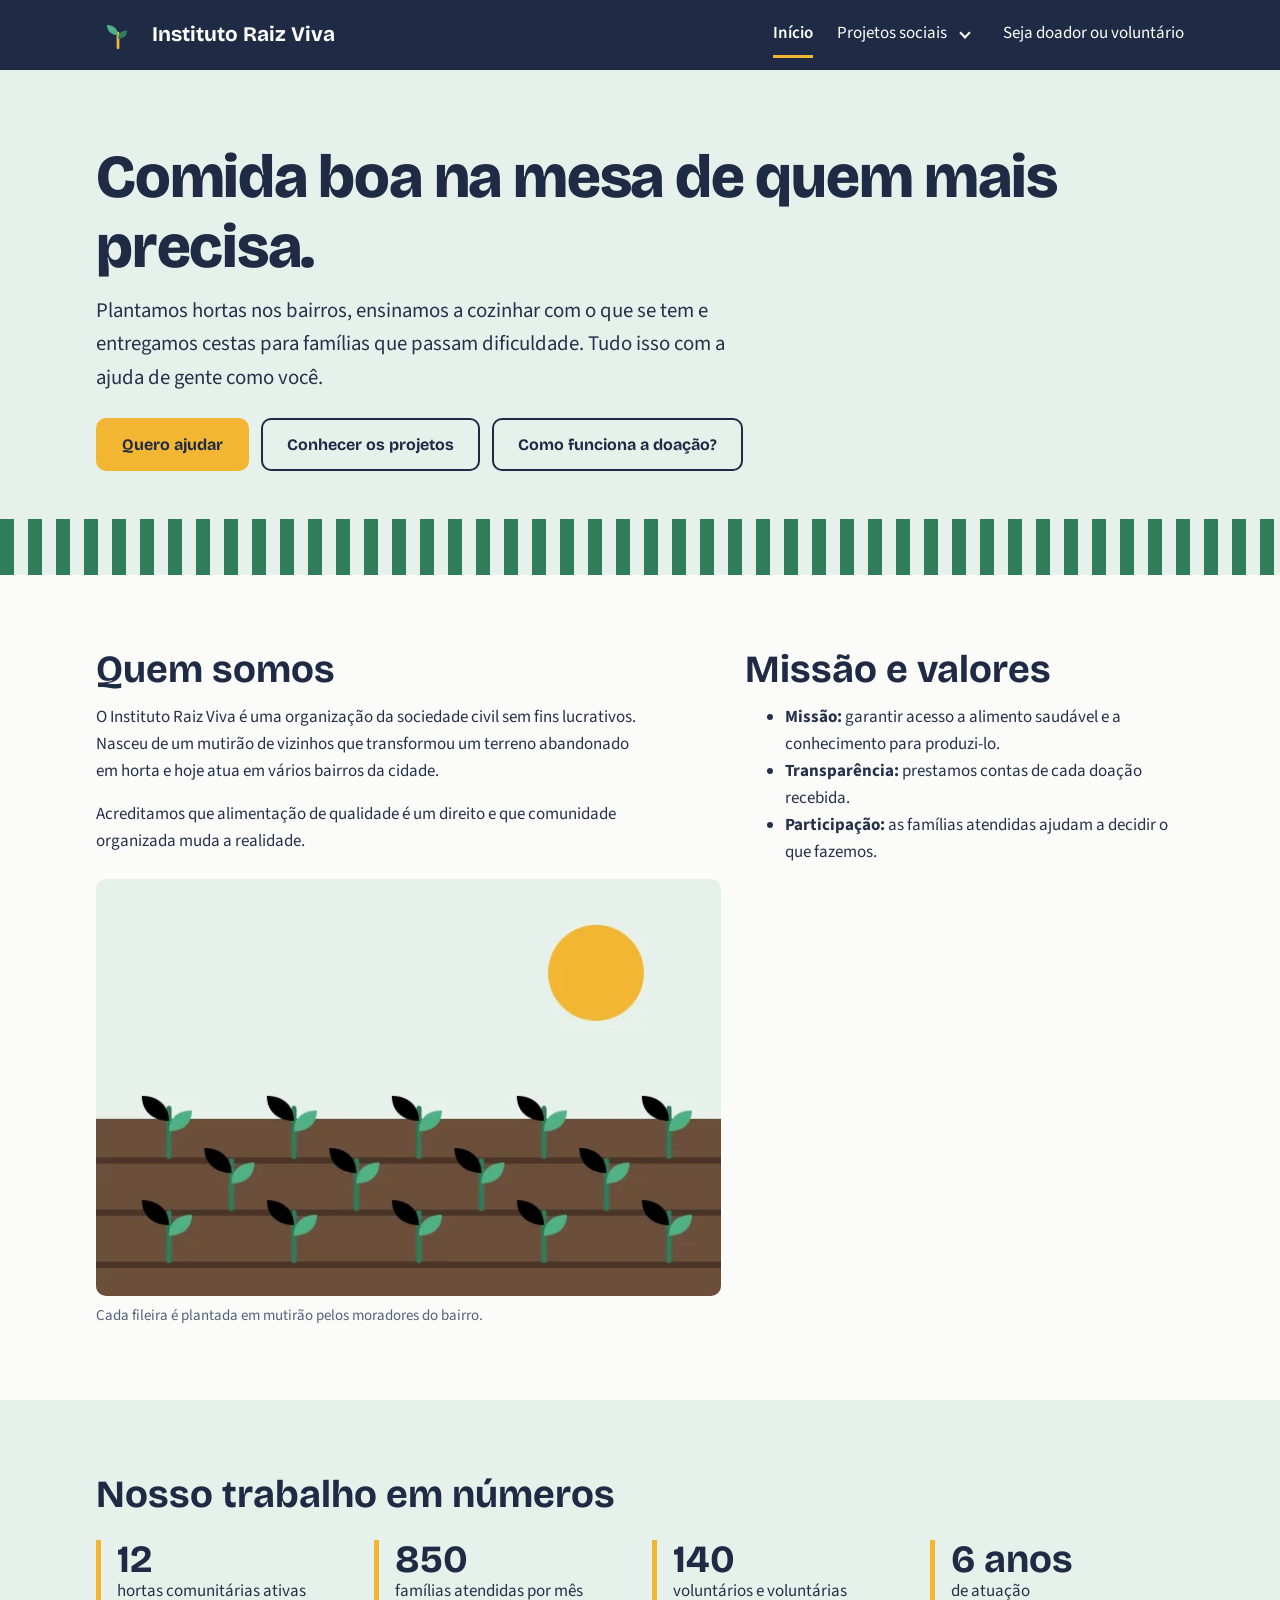
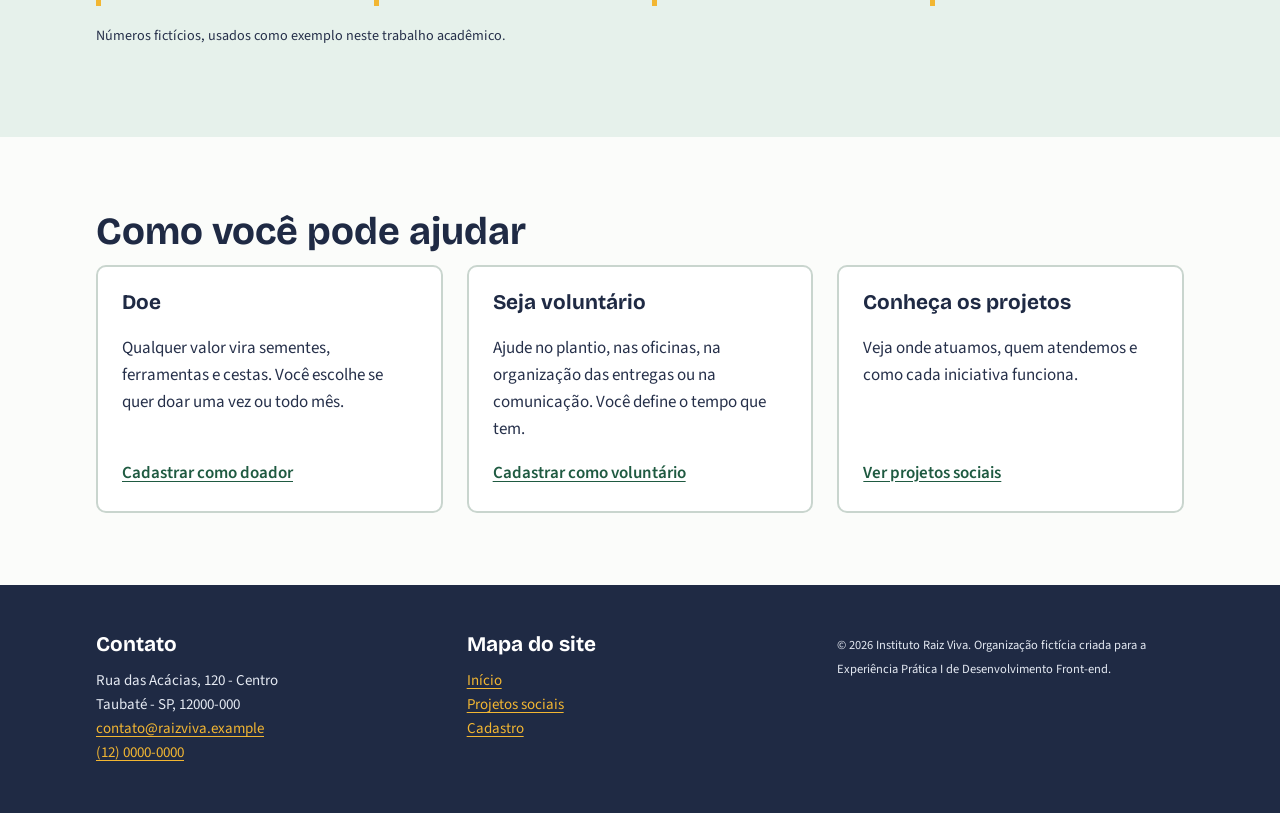
<file: index.html>
<!DOCTYPE html>
<html lang="pt-BR">
<head>
  <meta charset="UTF-8">
  <meta name="viewport" content="width=device-width, initial-scale=1.0">
  <title>Instituto Raiz Viva | Hortas comunitárias e educação alimentar</title>
  <meta name="description" content="O Instituto Raiz Viva cria hortas comunitárias, oficinas de educação alimentar e cestas solidárias para famílias em situação de vulnerabilidade.">
  <link rel="preconnect" href="https://fonts.googleapis.com">
  <link rel="preconnect" href="https://fonts.gstatic.com" crossorigin>
  <link href="https://fonts.googleapis.com/css2?family=Bricolage+Grotesque:wght@600;700;800&amp;family=Source+Sans+3:wght@400;600;700&amp;display=swap" rel="stylesheet">
  <link rel="stylesheet" href="css/tokens.css">
  <link rel="stylesheet" href="css/base.css">
  <link rel="stylesheet" href="css/layout.css">
  <link rel="stylesheet" href="css/components.css">
  <link rel="stylesheet" href="css/navegacao.css">
</head>
<body>
  <a class="skip-link" href="#conteudo">Ir para o conteúdo principal</a>

  <header class="site-header">
    <div class="container">
      <a class="marca" href="index.html">
        <img src="img/logo.svg" alt="" width="44" height="44">
        <span>Instituto Raiz Viva</span>
      </a>
      <nav class="nav" aria-label="Navegação principal">
        <button type="button" class="menu-toggle" aria-expanded="false" aria-controls="menu-principal" aria-label="Abrir menu">
          <span class="menu-toggle__barras" aria-hidden="true"></span>
        </button>
        <div class="menu-painel" id="menu-principal">
          <ul class="menu">
            <li><a href="index.html" aria-current="page">Início</a></li>
            <li class="has-submenu">
              <a href="pages/projetos.html">Projetos sociais</a>
              <button type="button" class="submenu-toggle" aria-expanded="false" aria-controls="submenu-projetos" aria-label="Mostrar projetos"></button>
              <ul class="submenu" id="submenu-projetos">
                <li><a href="pages/projetos.html#projeto-hortas">Hortas Comunitárias</a></li>
                <li><a href="pages/projetos.html#projeto-oficinas">Oficinas Cozinha Inteira</a></li>
                <li><a href="pages/projetos.html#projeto-cestas">Cestas Solidárias</a></li>
              </ul>
            </li>
            <li><a href="pages/cadastro.html">Seja doador ou voluntário</a></li>
          </ul>
        </div>
      </nav>
    </div>
  </header>

  <main id="conteudo">
    <section class="hero" aria-labelledby="titulo-hero">
      <div class="container">
        <h1 id="titulo-hero">Comida boa na mesa de quem mais precisa.</h1>
        <p>Plantamos hortas nos bairros, ensinamos a cozinhar com o que se tem e entregamos cestas para famílias que passam dificuldade. Tudo isso com a ajuda de gente como você.</p>
        <div class="acoes">
          <a class="botao" href="pages/cadastro.html">Quero ajudar</a>
          <a class="botao botao--secundario" href="pages/projetos.html">Conhecer os projetos</a>
          <button type="button" class="botao botao--secundario" data-abrir-modal="modal-doacao">Como funciona a doação?</button>
        </div>
      </div>
    </section>

    <section class="secao" aria-labelledby="titulo-sobre">
      <div class="container grid">
        <div class="col-12 col-md-6 col-xl-7">
          <h2 id="titulo-sobre">Quem somos</h2>
          <p>O Instituto Raiz Viva é uma organização da sociedade civil sem fins lucrativos. Nasceu de um mutirão de vizinhos que transformou um terreno abandonado em horta e hoje atua em vários bairros da cidade.</p>
          <p>Acreditamos que alimentação de qualidade é um direito e que comunidade organizada muda a realidade.</p>
          <figure class="figura">
            <picture>
              <source srcset="img/horta.webp" type="image/webp">
              <img src="img/horta.png" width="600" height="400" loading="lazy"
                   alt="Ilustração de uma horta com fileiras de mudas verdes brotando da terra sob um sol amarelo">
            </picture>
            <figcaption>Cada fileira é plantada em mutirão pelos moradores do bairro.</figcaption>
          </figure>
        </div>
        <div class="col-12 col-md-6 col-xl-5">
          <h2>Missão e valores</h2>
          <ul>
            <li><strong>Missão:</strong> garantir acesso a alimento saudável e a conhecimento para produzi-lo.</li>
            <li><strong>Transparência:</strong> prestamos contas de cada doação recebida.</li>
            <li><strong>Participação:</strong> as famílias atendidas ajudam a decidir o que fazemos.</li>
          </ul>
        </div>
      </div>
    </section>

    <section class="secao secao--suave" aria-labelledby="titulo-numeros">
      <div class="container">
        <h2 id="titulo-numeros">Nosso trabalho em números</h2>
        <ul class="numeros grid">
          <li class="col-6 col-lg-3"><strong>12</strong> hortas comunitárias ativas</li>
          <li class="col-6 col-lg-3"><strong>850</strong> famílias atendidas por mês</li>
          <li class="col-6 col-lg-3"><strong>140</strong> voluntários e voluntárias</li>
          <li class="col-6 col-lg-3"><strong>6 anos</strong> de atuação</li>
        </ul>
        <p><small>Números fictícios, usados como exemplo neste trabalho acadêmico.</small></p>
      </div>
    </section>

    <section class="secao" aria-labelledby="titulo-ajudar">
      <div class="container">
        <h2 id="titulo-ajudar">Como você pode ajudar</h2>
        <div class="grid">
          <article class="card card--link col-12 col-md-4">
            <h3>Doe</h3>
            <p>Qualquer valor vira sementes, ferramentas e cestas. Você escolhe se quer doar uma vez ou todo mês.</p>
            <a href="pages/cadastro.html">Cadastrar como doador</a>
          </article>
          <article class="card card--link col-12 col-md-4">
            <h3>Seja voluntário</h3>
            <p>Ajude no plantio, nas oficinas, na organização das entregas ou na comunicação. Você define o tempo que tem.</p>
            <a href="pages/cadastro.html">Cadastrar como voluntário</a>
          </article>
          <article class="card card--link col-12 col-md-4">
            <h3>Conheça os projetos</h3>
            <p>Veja onde atuamos, quem atendemos e como cada iniciativa funciona.</p>
            <a href="pages/projetos.html">Ver projetos sociais</a>
          </article>
        </div>
      </div>
    </section>
  </main>

  <footer class="site-footer">
    <div class="container grid">
      <section class="col-12 col-md-4" aria-labelledby="rodape-contato">
        <h2 id="rodape-contato">Contato</h2>
        <address>
          Rua das Acácias, 120 - Centro<br>
          Taubaté - SP, 12000-000<br>
          <a href="mailto:contato@raizviva.example">contato@raizviva.example</a><br>
          <a href="tel:+551200000000">(12) 0000-0000</a>
        </address>
      </section>
      <section class="col-12 col-md-4" aria-labelledby="rodape-mapa">
        <h2 id="rodape-mapa">Mapa do site</h2>
        <ul>
          <li><a href="index.html">Início</a></li>
          <li><a href="pages/projetos.html">Projetos sociais</a></li>
          <li><a href="pages/cadastro.html">Cadastro</a></li>
        </ul>
      </section>
      <p class="col-12 col-md-4"><small>&copy; 2026 Instituto Raiz Viva. Organização fictícia criada para a Experiência Prática I de Desenvolvimento Front-end.</small></p>
    </div>
  </footer>
  <dialog class="modal" id="modal-doacao" aria-labelledby="modal-doacao-titulo">
    <div class="modal__corpo">
      <h2 id="modal-doacao-titulo">Como funciona a doação</h2>
      <p>Qualquer valor ajuda, e você pode doar uma vez ou todo mês.</p>
      <ol>
        <li>Preencha o cadastro e escolha a opção "Doador".</li>
        <li>Informe o valor mensal, a partir de R$ 10.</li>
        <li>Receba por e-mail os dados de pagamento e o relatório de uso dos recursos.</li>
      </ol>
      <form method="dialog" class="modal__acoes">
        <a class="botao" href="pages/cadastro.html">Quero doar</a>
        <button class="botao botao--secundario">Fechar</button>
      </form>
    </div>
  </dialog>

  <script src="js/menu.js"></script>
</body>
</html>
</file>
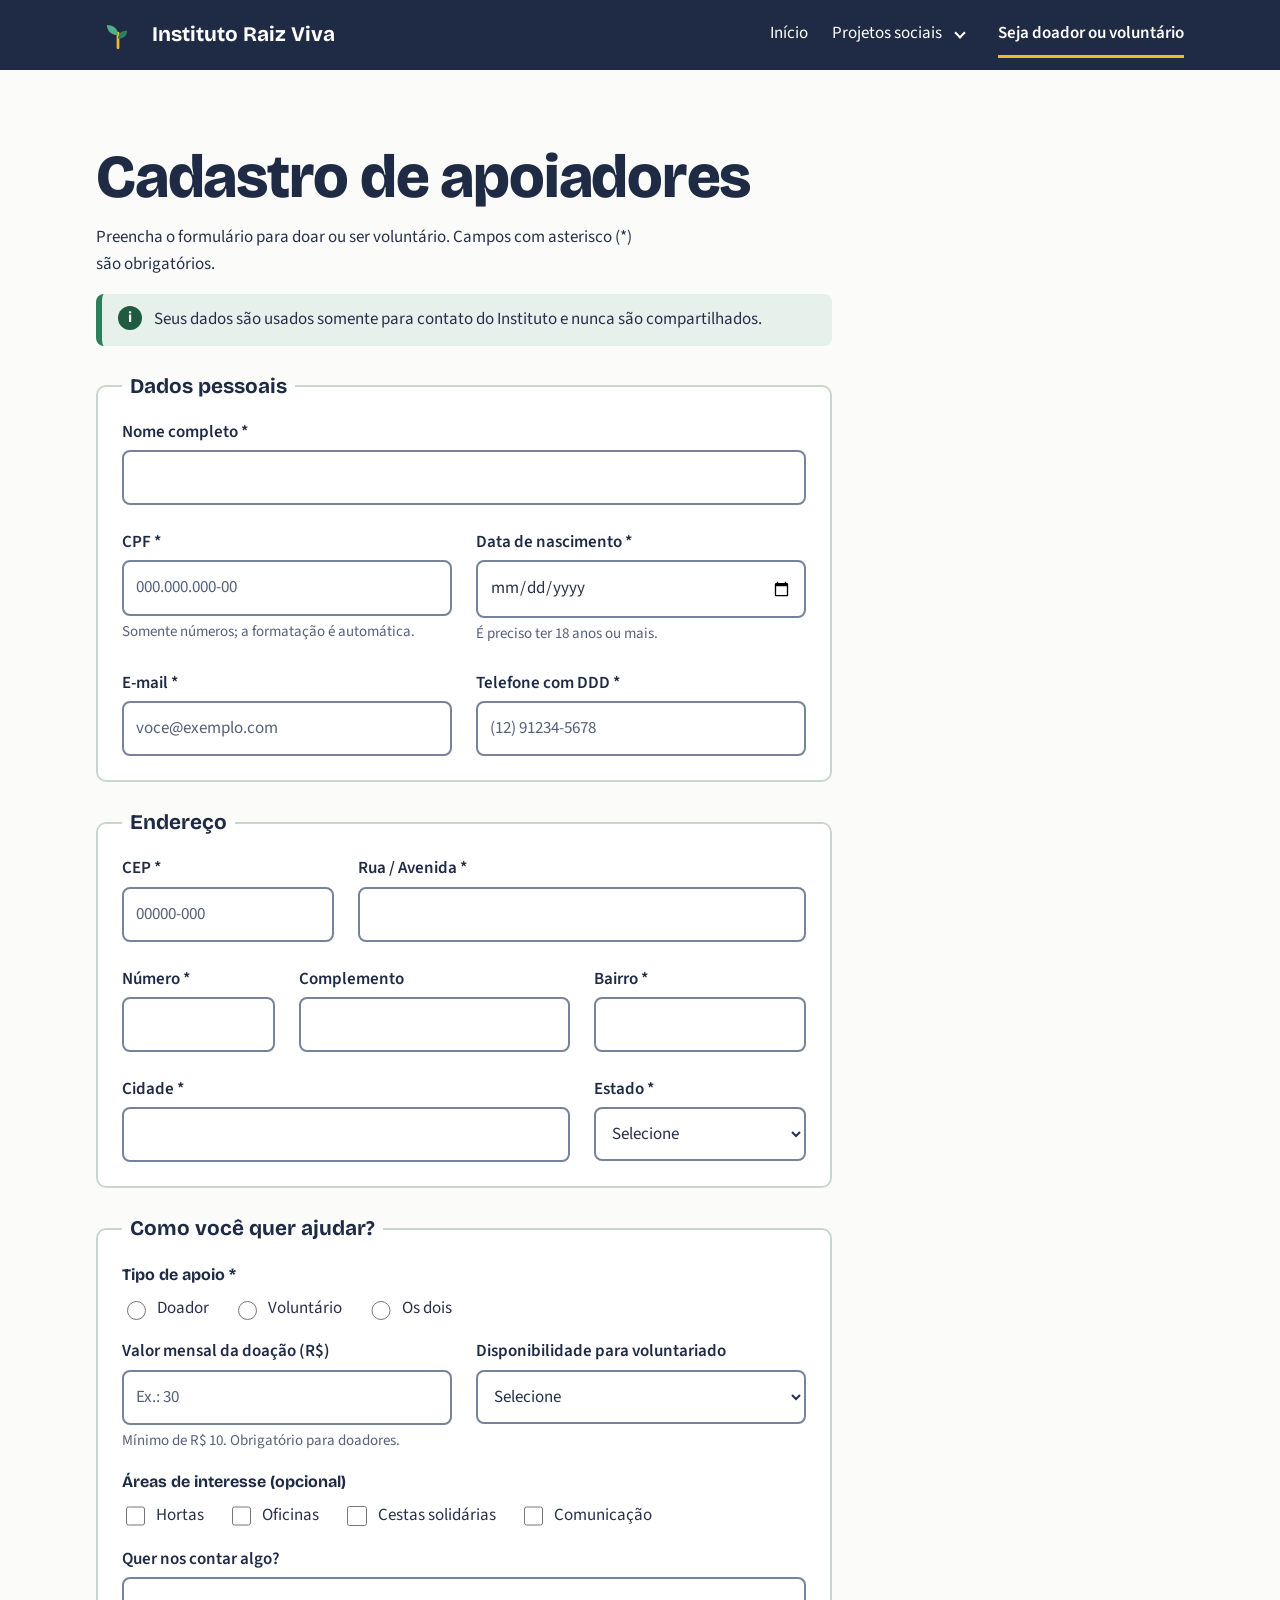
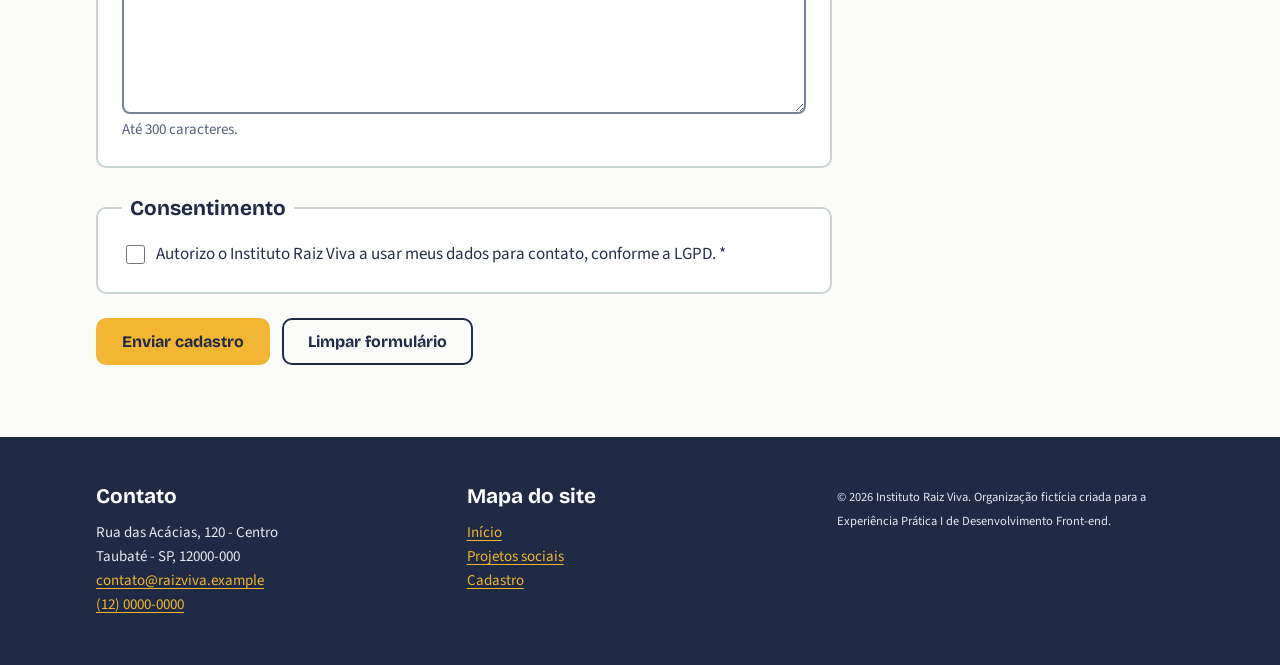
<file: pages/cadastro.html>
<!DOCTYPE html>
<html lang="pt-BR">
<head>
  <meta charset="UTF-8">
  <meta name="viewport" content="width=device-width, initial-scale=1.0">
  <title>Cadastro de doadores e voluntários | Instituto Raiz Viva</title>
  <meta name="description" content="Cadastre-se como doador ou voluntário do Instituto Raiz Viva.">
  <link rel="preconnect" href="https://fonts.googleapis.com">
  <link rel="preconnect" href="https://fonts.gstatic.com" crossorigin>
  <link href="https://fonts.googleapis.com/css2?family=Bricolage+Grotesque:wght@600;700;800&amp;family=Source+Sans+3:wght@400;600;700&amp;display=swap" rel="stylesheet">
  <link rel="stylesheet" href="../css/tokens.css">
  <link rel="stylesheet" href="../css/base.css">
  <link rel="stylesheet" href="../css/layout.css">
  <link rel="stylesheet" href="../css/components.css">
  <link rel="stylesheet" href="../css/navegacao.css">
</head>
<body>
  <a class="skip-link" href="#conteudo">Ir para o conteúdo principal</a>

  <header class="site-header">
    <div class="container">
      <a class="marca" href="../index.html">
        <img src="../img/logo.svg" alt="" width="44" height="44">
        <span>Instituto Raiz Viva</span>
      </a>
      <nav class="nav" aria-label="Navegação principal">
        <button type="button" class="menu-toggle" aria-expanded="false" aria-controls="menu-principal" aria-label="Abrir menu">
          <span class="menu-toggle__barras" aria-hidden="true"></span>
        </button>
        <div class="menu-painel" id="menu-principal">
          <ul class="menu">
            <li><a href="../index.html">Início</a></li>
            <li class="has-submenu">
              <a href="projetos.html">Projetos sociais</a>
              <button type="button" class="submenu-toggle" aria-expanded="false" aria-controls="submenu-projetos" aria-label="Mostrar projetos"></button>
              <ul class="submenu" id="submenu-projetos">
                <li><a href="projetos.html#projeto-hortas">Hortas Comunitárias</a></li>
                <li><a href="projetos.html#projeto-oficinas">Oficinas Cozinha Inteira</a></li>
                <li><a href="projetos.html#projeto-cestas">Cestas Solidárias</a></li>
              </ul>
            </li>
            <li><a href="cadastro.html" aria-current="page">Seja doador ou voluntário</a></li>
          </ul>
        </div>
      </nav>
    </div>
  </header>

  <main id="conteudo">
    <section class="secao" aria-labelledby="titulo-cadastro">
      <div class="container">
        <h1 id="titulo-cadastro">Cadastro de apoiadores</h1>
        <p>Preencha o formulário para doar ou ser voluntário. Campos com asterisco (*) são obrigatórios.</p>

        <p class="alerta" role="note">Seus dados são usados somente para contato do Instituto e nunca são compartilhados.</p>

        <form id="form-cadastro" class="formulario" action="#" method="post">

          <fieldset>
            <legend>Dados pessoais</legend>
            <div class="grid">
              <div class="campo col-12">
                <label for="nome">Nome completo *</label>
                <input type="text" id="nome" name="nome" required minlength="5" maxlength="100"
                       autocomplete="name" pattern="[A-Za-zÀ-ÖØ-öø-ÿ' ]+ [A-Za-zÀ-ÖØ-öø-ÿ' ]+"
                       title="Informe nome e sobrenome, usando apenas letras">
              </div>
              <div class="campo col-12 col-md-6">
                <label for="cpf">CPF *</label>
                <input type="text" id="cpf" name="cpf" required inputmode="numeric" maxlength="14"
                       placeholder="000.000.000-00" data-mask="cpf"
                       pattern="\d{3}\.\d{3}\.\d{3}-\d{2}" title="Formato: 000.000.000-00"
                       aria-describedby="cpf-dica">
                <span id="cpf-dica" class="dica">Somente números; a formatação é automática.</span>
              </div>
              <div class="campo col-12 col-md-6">
                <label for="nascimento">Data de nascimento *</label>
                <input type="date" id="nascimento" name="nascimento" required min="1900-01-01" max="2008-12-31"
                       aria-describedby="nasc-dica">
                <span id="nasc-dica" class="dica">É preciso ter 18 anos ou mais.</span>
              </div>
              <div class="campo col-12 col-md-6">
                <label for="email">E-mail *</label>
                <input type="email" id="email" name="email" required maxlength="120"
                       autocomplete="email" placeholder="voce@exemplo.com">
              </div>
              <div class="campo col-12 col-md-6">
                <label for="telefone">Telefone com DDD *</label>
                <input type="tel" id="telefone" name="telefone" required inputmode="numeric" maxlength="15"
                       autocomplete="tel" placeholder="(12) 91234-5678" data-mask="telefone"
                       pattern="\(\d{2}\) \d{4,5}-\d{4}" title="Formato: (12) 91234-5678 ou (12) 1234-5678">
              </div>
            </div>
          </fieldset>

          <fieldset>
            <legend>Endereço</legend>
            <div class="grid">
              <div class="campo col-12 col-md-4">
                <label for="cep">CEP *</label>
                <input type="text" id="cep" name="cep" required inputmode="numeric" maxlength="9"
                       autocomplete="postal-code" placeholder="00000-000" data-mask="cep"
                       pattern="\d{5}-\d{3}" title="Formato: 00000-000">
              </div>
              <div class="campo col-12 col-md-8">
                <label for="logradouro">Rua / Avenida *</label>
                <input type="text" id="logradouro" name="logradouro" required maxlength="120" autocomplete="address-line1">
              </div>
              <div class="campo col-6 col-md-3">
                <label for="numero">Número *</label>
                <input type="text" id="numero" name="numero" required maxlength="10" inputmode="numeric"
                       pattern="\d+[A-Za-z]?|[Ss]/[Nn]" title="Informe o número (ex.: 120) ou S/N">
              </div>
              <div class="campo col-6 col-md-5">
                <label for="complemento">Complemento</label>
                <input type="text" id="complemento" name="complemento" maxlength="60" autocomplete="address-line2">
              </div>
              <div class="campo col-12 col-md-4">
                <label for="bairro">Bairro *</label>
                <input type="text" id="bairro" name="bairro" required maxlength="60">
              </div>
              <div class="campo col-12 col-md-8">
                <label for="cidade">Cidade *</label>
                <input type="text" id="cidade" name="cidade" required maxlength="60" autocomplete="address-level2">
              </div>
              <div class="campo col-12 col-md-4">
                <label for="estado">Estado *</label>
                <select id="estado" name="estado" required autocomplete="address-level1">
                  <option value="">Selecione</option>
                  <option value="AC">Acre</option><option value="AL">Alagoas</option><option value="AP">Amapá</option>
                  <option value="AM">Amazonas</option><option value="BA">Bahia</option><option value="CE">Ceará</option>
                  <option value="DF">Distrito Federal</option><option value="ES">Espírito Santo</option><option value="GO">Goiás</option>
                  <option value="MA">Maranhão</option><option value="MT">Mato Grosso</option><option value="MS">Mato Grosso do Sul</option>
                  <option value="MG">Minas Gerais</option><option value="PA">Pará</option><option value="PB">Paraíba</option>
                  <option value="PR">Paraná</option><option value="PE">Pernambuco</option><option value="PI">Piauí</option>
                  <option value="RJ">Rio de Janeiro</option><option value="RN">Rio Grande do Norte</option><option value="RS">Rio Grande do Sul</option>
                  <option value="RO">Rondônia</option><option value="RR">Roraima</option><option value="SC">Santa Catarina</option>
                  <option value="SP">São Paulo</option><option value="SE">Sergipe</option><option value="TO">Tocantins</option>
                </select>
              </div>
            </div>
          </fieldset>

          <fieldset>
            <legend>Como você quer ajudar?</legend>

            <fieldset class="subgrupo">
              <legend>Tipo de apoio *</legend>
              <div class="opcoes">
                <label class="opcao"><input type="radio" name="tipo" value="doador" required> Doador</label>
                <label class="opcao"><input type="radio" name="tipo" value="voluntario"> Voluntário</label>
                <label class="opcao"><input type="radio" name="tipo" value="ambos"> Os dois</label>
              </div>
            </fieldset>

            <div class="grid mt-4">
              <div class="campo col-12 col-md-6">
                <label for="valor">Valor mensal da doação (R$)</label>
                <input type="number" id="valor" name="valor" min="10" max="10000" step="5" placeholder="Ex.: 30"
                       aria-describedby="valor-dica">
                <span id="valor-dica" class="dica">Mínimo de R$ 10. Obrigatório para doadores.</span>
              </div>
              <div class="campo col-12 col-md-6">
                <label for="disponibilidade">Disponibilidade para voluntariado</label>
                <select id="disponibilidade" name="disponibilidade">
                  <option value="">Selecione</option>
                  <option value="semana-manha">Dias de semana, manhã</option>
                  <option value="semana-tarde">Dias de semana, tarde</option>
                  <option value="sabado">Sábados</option>
                  <option value="flexivel">Horário flexível</option>
                </select>
              </div>
            </div>

            <fieldset class="subgrupo mt-4">
              <legend>Áreas de interesse (opcional)</legend>
              <div class="opcoes">
                <label class="opcao"><input type="checkbox" name="areas" value="hortas"> Hortas</label>
                <label class="opcao"><input type="checkbox" name="areas" value="oficinas"> Oficinas</label>
                <label class="opcao"><input type="checkbox" name="areas" value="cestas"> Cestas solidárias</label>
                <label class="opcao"><input type="checkbox" name="areas" value="comunicacao"> Comunicação</label>
              </div>
            </fieldset>

            <div class="campo mt-4">
              <label for="mensagem">Quer nos contar algo?</label>
              <textarea id="mensagem" name="mensagem" rows="4" maxlength="300"></textarea>
              <span class="dica">Até 300 caracteres.</span>
            </div>
          </fieldset>

          <fieldset>
            <legend>Consentimento</legend>
            <label class="opcao">
              <input type="checkbox" id="lgpd" name="lgpd" required>
              <span>Autorizo o Instituto Raiz Viva a usar meus dados para contato, conforme a LGPD. *</span>
            </label>
          </fieldset>

          <div class="form-actions">
            <button type="submit" class="botao">Enviar cadastro</button>
            <button type="reset" class="botao botao--secundario">Limpar formulário</button>
          </div>
        </form>
      </div>
    </section>
  </main>

  <footer class="site-footer">
    <div class="container grid">
      <section class="col-12 col-md-4" aria-labelledby="rodape-contato">
        <h2 id="rodape-contato">Contato</h2>
        <address>
          Rua das Acácias, 120 - Centro<br>
          Taubaté - SP, 12000-000<br>
          <a href="mailto:contato@raizviva.example">contato@raizviva.example</a><br>
          <a href="tel:+551200000000">(12) 0000-0000</a>
        </address>
      </section>
      <section class="col-12 col-md-4" aria-labelledby="rodape-mapa">
        <h2 id="rodape-mapa">Mapa do site</h2>
        <ul>
          <li><a href="../index.html">Início</a></li>
          <li><a href="projetos.html">Projetos sociais</a></li>
          <li><a href="cadastro.html">Cadastro</a></li>
        </ul>
      </section>
      <p class="col-12 col-md-4"><small>&copy; 2026 Instituto Raiz Viva. Organização fictícia criada para a Experiência Prática I de Desenvolvimento Front-end.</small></p>
    </div>
  </footer>

  <dialog class="modal" id="modal-sucesso" aria-labelledby="modal-sucesso-titulo">
    <div class="modal__corpo">
      <h2 id="modal-sucesso-titulo">Cadastro recebido!</h2>
      <p id="sucesso-texto">Obrigado por apoiar o Instituto Raiz Viva. Entraremos em contato em breve.</p>
      <form method="dialog" class="modal__acoes">
        <button class="botao">Fechar</button>
      </form>
    </div>
  </dialog>

  <script src="../js/menu.js"></script>
  <script src="../js/formulario.js"></script>
</body>
</html>
</file>
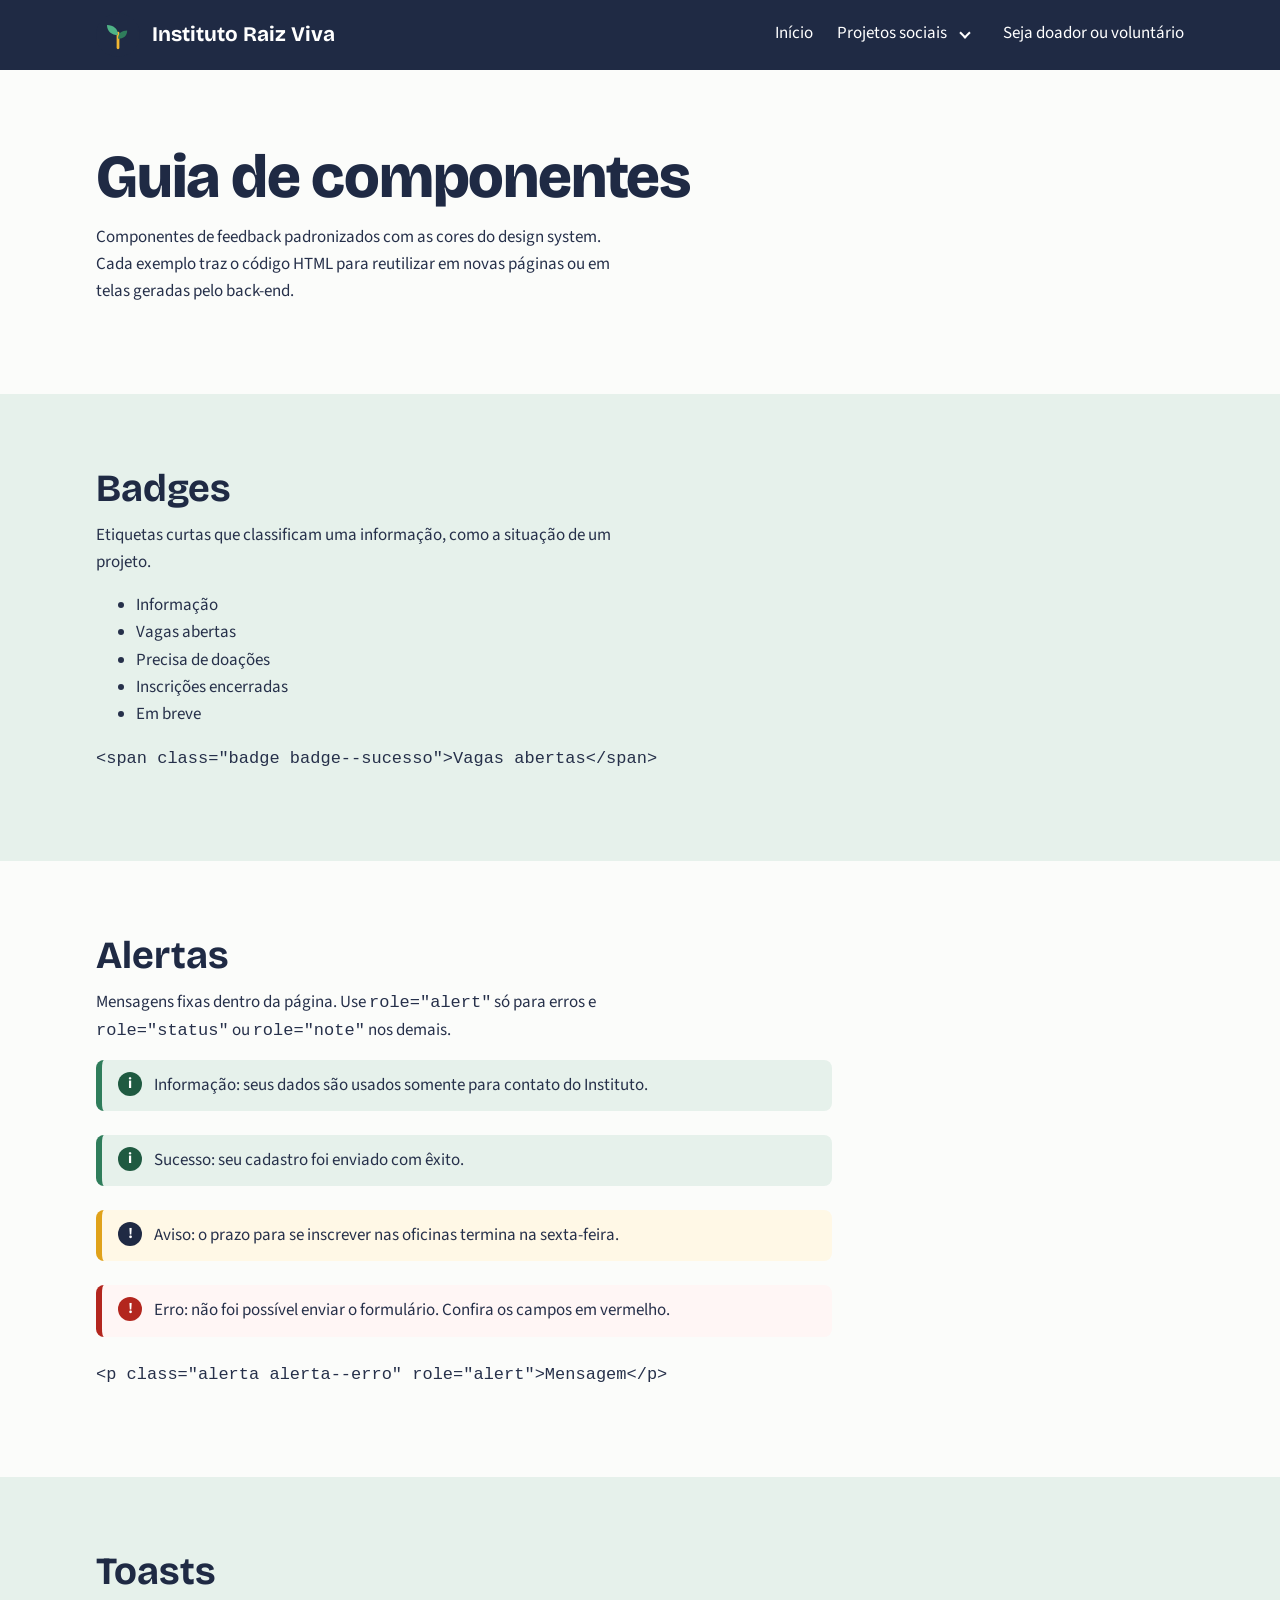
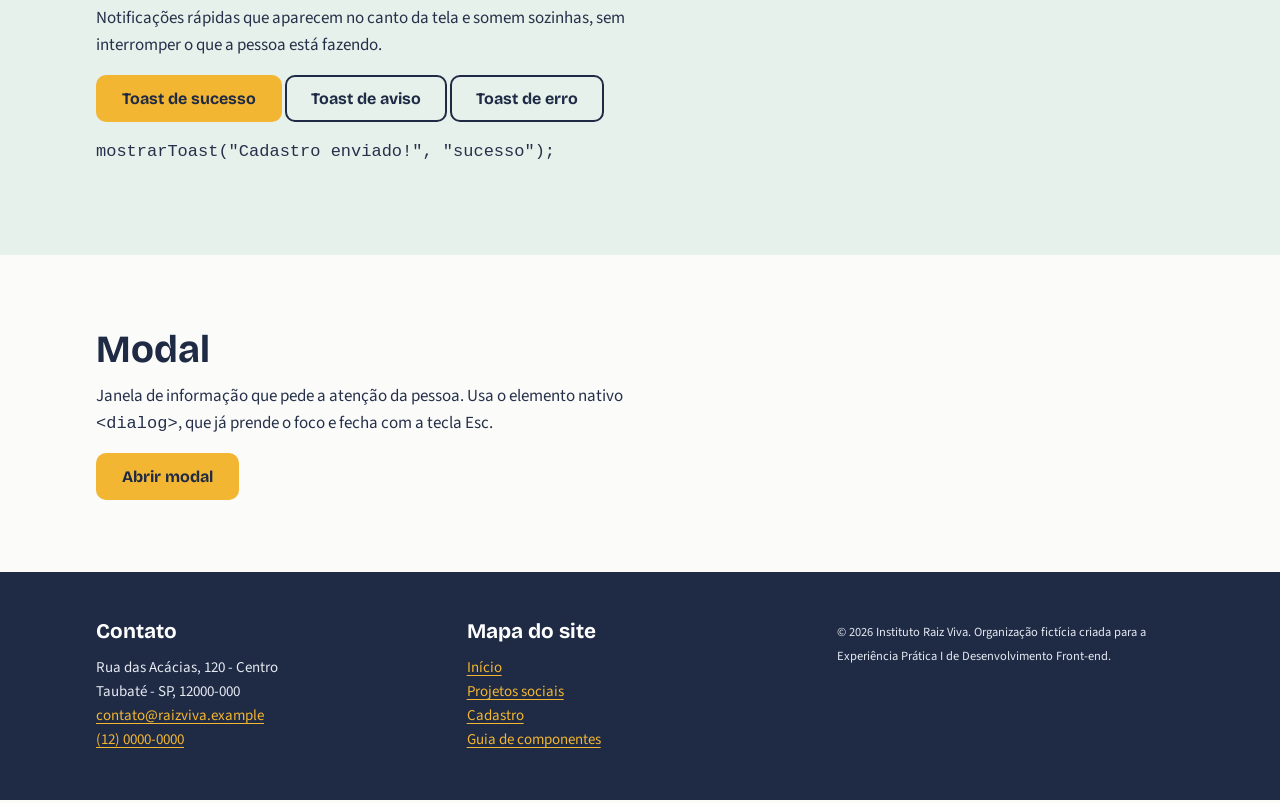
<file: pages/componentes.html>
<!DOCTYPE html>
<html lang="pt-BR">
<head>
  <meta charset="UTF-8">
  <meta name="viewport" content="width=device-width, initial-scale=1.0">
  <title>Guia de componentes | Instituto Raiz Viva</title>
  <meta name="description" content="Guia de componentes de feedback do Instituto Raiz Viva: badges, alertas, toasts e modais.">
  <link rel="preconnect" href="https://fonts.googleapis.com">
  <link rel="preconnect" href="https://fonts.gstatic.com" crossorigin>
  <link href="https://fonts.googleapis.com/css2?family=Bricolage+Grotesque:wght@600;700;800&amp;family=Source+Sans+3:wght@400;600;700&amp;display=swap" rel="stylesheet">
  <link rel="stylesheet" href="../css/tokens.css">
  <link rel="stylesheet" href="../css/base.css">
  <link rel="stylesheet" href="../css/layout.css">
  <link rel="stylesheet" href="../css/components.css">
  <link rel="stylesheet" href="../css/navegacao.css">
</head>
<body>
  <a class="skip-link" href="#conteudo">Ir para o conteúdo principal</a>

  <header class="site-header">
    <div class="container">
      <a class="marca" href="../index.html">
        <img src="../img/logo.svg" alt="" width="44" height="44">
        <span>Instituto Raiz Viva</span>
      </a>
      <nav class="nav" aria-label="Navegação principal">
        <button type="button" class="menu-toggle" aria-expanded="false" aria-controls="menu-principal" aria-label="Abrir menu">
          <span class="menu-toggle__barras" aria-hidden="true"></span>
        </button>
        <div class="menu-painel" id="menu-principal">
          <ul class="menu">
            <li><a href="../index.html">Início</a></li>
            <li class="has-submenu">
              <a href="projetos.html">Projetos sociais</a>
              <button type="button" class="submenu-toggle" aria-expanded="false" aria-controls="submenu-projetos" aria-label="Mostrar projetos"></button>
              <ul class="submenu" id="submenu-projetos">
                <li><a href="projetos.html#projeto-hortas">Hortas Comunitárias</a></li>
                <li><a href="projetos.html#projeto-oficinas">Oficinas Cozinha Inteira</a></li>
                <li><a href="projetos.html#projeto-cestas">Cestas Solidárias</a></li>
              </ul>
            </li>
            <li><a href="cadastro.html">Seja doador ou voluntário</a></li>
          </ul>
        </div>
      </nav>
    </div>
  </header>

  <main id="conteudo">
    <section class="secao" aria-labelledby="titulo-guia">
      <div class="container">
        <h1 id="titulo-guia">Guia de componentes</h1>
        <p>Componentes de feedback padronizados com as cores do design system. Cada exemplo traz o código HTML para reutilizar em novas páginas ou em telas geradas pelo back-end.</p>
      </div>
    </section>

    <section class="secao secao--suave" aria-labelledby="titulo-badges">
      <div class="container">
        <h2 id="titulo-badges">Badges</h2>
        <p>Etiquetas curtas que classificam uma informação, como a situação de um projeto.</p>
        <ul class="guia-lista">
          <li><span class="badge">Informação</span></li>
          <li><span class="badge badge--sucesso">Vagas abertas</span></li>
          <li><span class="badge badge--aviso">Precisa de doações</span></li>
          <li><span class="badge badge--erro">Inscrições encerradas</span></li>
          <li><span class="badge badge--neutro">Em breve</span></li>
        </ul>
        <pre class="guia-codigo"><code>&lt;span class="badge badge--sucesso"&gt;Vagas abertas&lt;/span&gt;</code></pre>
      </div>
    </section>

    <section class="secao" aria-labelledby="titulo-alertas">
      <div class="container">
        <h2 id="titulo-alertas">Alertas</h2>
        <p>Mensagens fixas dentro da página. Use <code>role="alert"</code> só para erros e <code>role="status"</code> ou <code>role="note"</code> nos demais.</p>
        <p class="alerta" role="note">Informação: seus dados são usados somente para contato do Instituto.</p>
        <p class="alerta alerta--sucesso" role="status">Sucesso: seu cadastro foi enviado com êxito.</p>
        <p class="alerta alerta--aviso" role="note">Aviso: o prazo para se inscrever nas oficinas termina na sexta-feira.</p>
        <p class="alerta alerta--erro" role="alert">Erro: não foi possível enviar o formulário. Confira os campos em vermelho.</p>
        <pre class="guia-codigo"><code>&lt;p class="alerta alerta--erro" role="alert"&gt;Mensagem&lt;/p&gt;</code></pre>
      </div>
    </section>

    <section class="secao secao--suave" aria-labelledby="titulo-toasts">
      <div class="container">
        <h2 id="titulo-toasts">Toasts</h2>
        <p>Notificações rápidas que aparecem no canto da tela e somem sozinhas, sem interromper o que a pessoa está fazendo.</p>
        <div class="guia-acoes">
          <button type="button" class="botao" data-toast="Cadastro enviado com sucesso!" data-toast-tipo="sucesso">Toast de sucesso</button>
          <button type="button" class="botao botao--secundario" data-toast="O prazo das inscrições termina na sexta." data-toast-tipo="aviso">Toast de aviso</button>
          <button type="button" class="botao botao--secundario" data-toast="Não foi possível salvar. Tente novamente." data-toast-tipo="erro">Toast de erro</button>
        </div>
        <pre class="guia-codigo mt-4"><code>mostrarToast("Cadastro enviado!", "sucesso");</code></pre>
      </div>
    </section>

    <section class="secao" aria-labelledby="titulo-modal">
      <div class="container">
        <h2 id="titulo-modal">Modal</h2>
        <p>Janela de informação que pede a atenção da pessoa. Usa o elemento nativo <code>&lt;dialog&gt;</code>, que já prende o foco e fecha com a tecla Esc.</p>
        <button type="button" class="botao" data-abrir-modal="modal-exemplo">Abrir modal</button>
      </div>
    </section>
  </main>

  <footer class="site-footer">
    <div class="container grid">
      <section class="col-12 col-md-4" aria-labelledby="rodape-contato">
        <h2 id="rodape-contato">Contato</h2>
        <address>
          Rua das Acácias, 120 - Centro<br>
          Taubaté - SP, 12000-000<br>
          <a href="mailto:contato@raizviva.example">contato@raizviva.example</a><br>
          <a href="tel:+551200000000">(12) 0000-0000</a>
        </address>
      </section>
      <section class="col-12 col-md-4" aria-labelledby="rodape-mapa">
        <h2 id="rodape-mapa">Mapa do site</h2>
        <ul>
          <li><a href="../index.html">Início</a></li>
          <li><a href="projetos.html">Projetos sociais</a></li>
          <li><a href="cadastro.html">Cadastro</a></li>
          <li><a href="componentes.html">Guia de componentes</a></li>
        </ul>
      </section>
      <p class="col-12 col-md-4"><small>&copy; 2026 Instituto Raiz Viva. Organização fictícia criada para a Experiência Prática I de Desenvolvimento Front-end.</small></p>
    </div>
  </footer>

  <dialog class="modal" id="modal-exemplo" aria-labelledby="modal-exemplo-titulo">
    <div class="modal__corpo">
      <h2 id="modal-exemplo-titulo">Quer ser voluntário?</h2>
      <span class="badge badge--sucesso">Vagas abertas</span>
      <p class="mt-4">Temos vagas nas hortas e nas oficinas de cozinha. Você escolhe o dia e o horário.</p>
      <form method="dialog" class="modal__acoes">
        <a class="botao" href="cadastro.html">Quero me cadastrar</a>
        <button class="botao botao--secundario">Agora não</button>
      </form>
    </div>
  </dialog>

  <div class="toast-area" role="status" aria-live="polite"></div>

  <script src="../js/menu.js"></script>
  <script src="../js/feedback.js"></script>
</body>
</html>
</file>
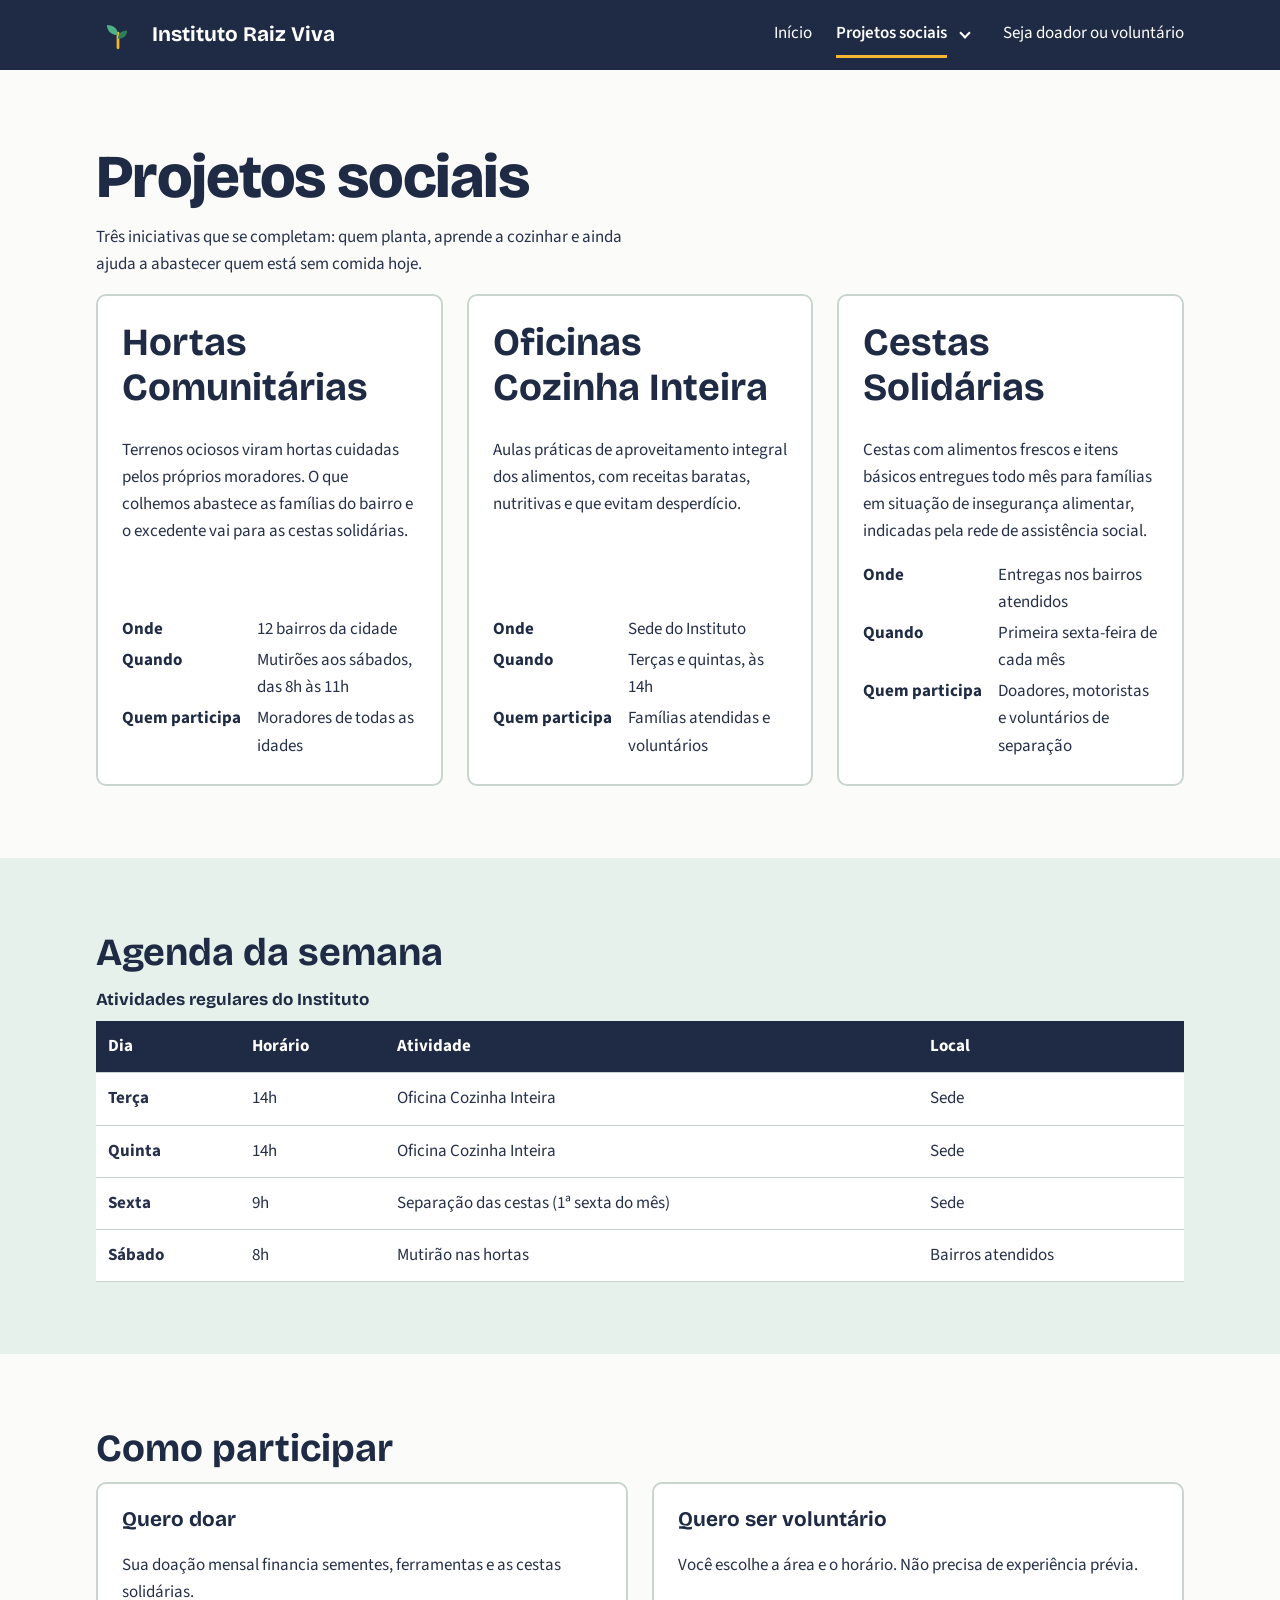
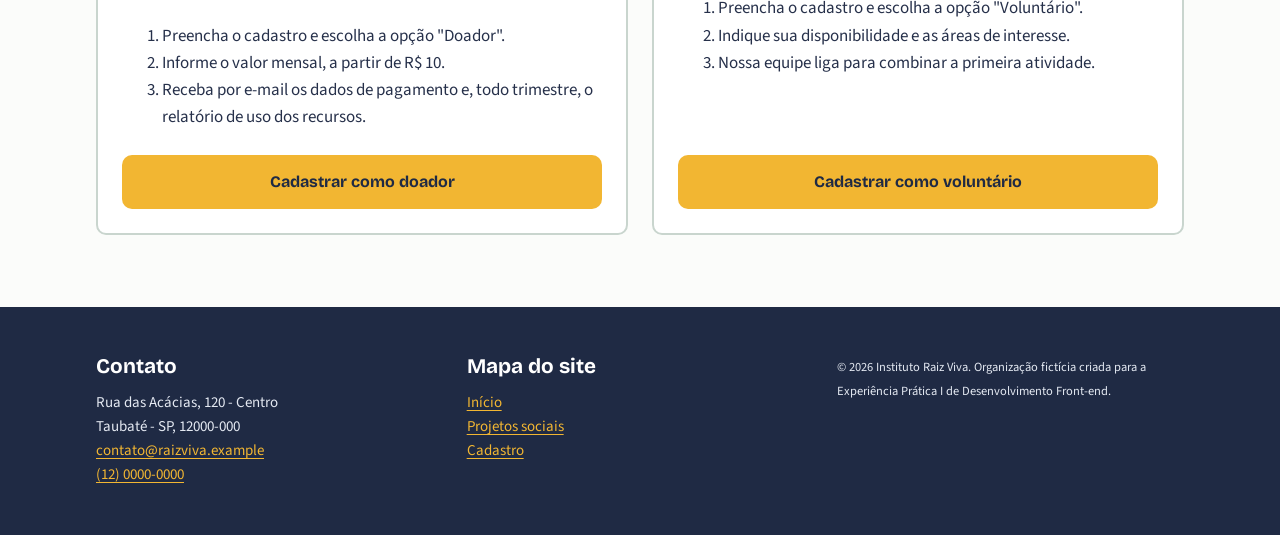
<file: pages/projetos.html>
<!DOCTYPE html>
<html lang="pt-BR">
<head>
  <meta charset="UTF-8">
  <meta name="viewport" content="width=device-width, initial-scale=1.0">
  <title>Projetos sociais | Instituto Raiz Viva</title>
  <meta name="description" content="Conheça as hortas comunitárias, as oficinas de cozinha e as cestas solidárias do Instituto Raiz Viva.">
  <link rel="preconnect" href="https://fonts.googleapis.com">
  <link rel="preconnect" href="https://fonts.gstatic.com" crossorigin>
  <link href="https://fonts.googleapis.com/css2?family=Bricolage+Grotesque:wght@600;700;800&amp;family=Source+Sans+3:wght@400;600;700&amp;display=swap" rel="stylesheet">
  <link rel="stylesheet" href="../css/tokens.css">
  <link rel="stylesheet" href="../css/base.css">
  <link rel="stylesheet" href="../css/layout.css">
  <link rel="stylesheet" href="../css/components.css">
  <link rel="stylesheet" href="../css/navegacao.css">
</head>
<body>
  <a class="skip-link" href="#conteudo">Ir para o conteúdo principal</a>

  <header class="site-header">
    <div class="container">
      <a class="marca" href="../index.html">
        <img src="../img/logo.svg" alt="" width="44" height="44">
        <span>Instituto Raiz Viva</span>
      </a>
      <nav class="nav" aria-label="Navegação principal">
        <button type="button" class="menu-toggle" aria-expanded="false" aria-controls="menu-principal" aria-label="Abrir menu">
          <span class="menu-toggle__barras" aria-hidden="true"></span>
        </button>
        <div class="menu-painel" id="menu-principal">
          <ul class="menu">
            <li><a href="../index.html">Início</a></li>
            <li class="has-submenu">
              <a href="projetos.html" aria-current="page">Projetos sociais</a>
              <button type="button" class="submenu-toggle" aria-expanded="false" aria-controls="submenu-projetos" aria-label="Mostrar projetos"></button>
              <ul class="submenu" id="submenu-projetos">
                <li><a href="projetos.html#projeto-hortas">Hortas Comunitárias</a></li>
                <li><a href="projetos.html#projeto-oficinas">Oficinas Cozinha Inteira</a></li>
                <li><a href="projetos.html#projeto-cestas">Cestas Solidárias</a></li>
              </ul>
            </li>
            <li><a href="cadastro.html">Seja doador ou voluntário</a></li>
          </ul>
        </div>
      </nav>
    </div>
  </header>

  <main id="conteudo">
    <section class="secao" aria-labelledby="titulo-projetos">
      <div class="container">
        <h1 id="titulo-projetos">Projetos sociais</h1>
        <p>Três iniciativas que se completam: quem planta, aprende a cozinhar e ainda ajuda a abastecer quem está sem comida hoje.</p>

        <div class="grid">
        <article class="card projeto col-12 col-sm-6 col-lg-4" aria-labelledby="projeto-hortas">
          <header>
            <h2 id="projeto-hortas">Hortas Comunitárias</h2>
          </header>
          <p>Terrenos ociosos viram hortas cuidadas pelos próprios moradores. O que colhemos abastece as famílias do bairro e o excedente vai para as cestas solidárias.</p>
          <dl>
            <dt>Onde</dt><dd>12 bairros da cidade</dd>
            <dt>Quando</dt><dd>Mutirões aos sábados, das 8h às 11h</dd>
            <dt>Quem participa</dt><dd>Moradores de todas as idades</dd>
          </dl>
        </article>

        <article class="card projeto col-12 col-sm-6 col-lg-4" aria-labelledby="projeto-oficinas">
          <header>
            <h2 id="projeto-oficinas">Oficinas Cozinha Inteira</h2>
          </header>
          <p>Aulas práticas de aproveitamento integral dos alimentos, com receitas baratas, nutritivas e que evitam desperdício.</p>
          <dl>
            <dt>Onde</dt><dd>Sede do Instituto</dd>
            <dt>Quando</dt><dd>Terças e quintas, às 14h</dd>
            <dt>Quem participa</dt><dd>Famílias atendidas e voluntários</dd>
          </dl>
        </article>

        <article class="card projeto col-12 col-sm-6 col-lg-4" aria-labelledby="projeto-cestas">
          <header>
            <h2 id="projeto-cestas">Cestas Solidárias</h2>
          </header>
          <p>Cestas com alimentos frescos e itens básicos entregues todo mês para famílias em situação de insegurança alimentar, indicadas pela rede de assistência social.</p>
          <dl>
            <dt>Onde</dt><dd>Entregas nos bairros atendidos</dd>
            <dt>Quando</dt><dd>Primeira sexta-feira de cada mês</dd>
            <dt>Quem participa</dt><dd>Doadores, motoristas e voluntários de separação</dd>
          </dl>
        </article>
        </div>
      </div>
    </section>

    <section class="secao secao--suave" aria-labelledby="titulo-agenda">
      <div class="container">
        <h2 id="titulo-agenda">Agenda da semana</h2>
        <div class="tabela-wrap">
          <table>
            <caption>Atividades regulares do Instituto</caption>
            <thead>
              <tr>
                <th scope="col">Dia</th>
                <th scope="col">Horário</th>
                <th scope="col">Atividade</th>
                <th scope="col">Local</th>
              </tr>
            </thead>
            <tbody>
              <tr><th scope="row">Terça</th><td>14h</td><td>Oficina Cozinha Inteira</td><td>Sede</td></tr>
              <tr><th scope="row">Quinta</th><td>14h</td><td>Oficina Cozinha Inteira</td><td>Sede</td></tr>
              <tr><th scope="row">Sexta</th><td>9h</td><td>Separação das cestas (1ª sexta do mês)</td><td>Sede</td></tr>
              <tr><th scope="row">Sábado</th><td>8h</td><td>Mutirão nas hortas</td><td>Bairros atendidos</td></tr>
            </tbody>
          </table>
        </div>
      </div>
    </section>

    <section class="secao" aria-labelledby="titulo-participar">
      <div class="container">
        <h2 id="titulo-participar">Como participar</h2>
        <div class="grid">
          <article class="card col-12 col-md-6" aria-labelledby="como-doar">
            <h3 id="como-doar">Quero doar</h3>
            <p>Sua doação mensal financia sementes, ferramentas e as cestas solidárias.</p>
            <ol>
              <li>Preencha o cadastro e escolha a opção "Doador".</li>
              <li>Informe o valor mensal, a partir de R$ 10.</li>
              <li>Receba por e-mail os dados de pagamento e, todo trimestre, o relatório de uso dos recursos.</li>
            </ol>
            <a class="botao" href="cadastro.html">Cadastrar como doador</a>
          </article>
          <article class="card col-12 col-md-6" aria-labelledby="como-voluntariar">
            <h3 id="como-voluntariar">Quero ser voluntário</h3>
            <p>Você escolhe a área e o horário. Não precisa de experiência prévia.</p>
            <ol>
              <li>Preencha o cadastro e escolha a opção "Voluntário".</li>
              <li>Indique sua disponibilidade e as áreas de interesse.</li>
              <li>Nossa equipe liga para combinar a primeira atividade.</li>
            </ol>
            <a class="botao" href="cadastro.html">Cadastrar como voluntário</a>
          </article>
        </div>
      </div>
    </section>
  </main>

  <footer class="site-footer">
    <div class="container grid">
      <section class="col-12 col-md-4" aria-labelledby="rodape-contato">
        <h2 id="rodape-contato">Contato</h2>
        <address>
          Rua das Acácias, 120 - Centro<br>
          Taubaté - SP, 12000-000<br>
          <a href="mailto:contato@raizviva.example">contato@raizviva.example</a><br>
          <a href="tel:+551200000000">(12) 0000-0000</a>
        </address>
      </section>
      <section class="col-12 col-md-4" aria-labelledby="rodape-mapa">
        <h2 id="rodape-mapa">Mapa do site</h2>
        <ul>
          <li><a href="../index.html">Início</a></li>
          <li><a href="projetos.html">Projetos sociais</a></li>
          <li><a href="cadastro.html">Cadastro</a></li>
        </ul>
      </section>
      <p class="col-12 col-md-4"><small>&copy; 2026 Instituto Raiz Viva. Organização fictícia criada para a Experiência Prática I de Desenvolvimento Front-end.</small></p>
    </div>
  </footer>
  <script src="../js/menu.js"></script>
</body>
</html>
</file>
<file: css/tokens.css>
/* ==========================================================
   TOKENS DO DESIGN SYSTEM - Instituto Raiz Viva
   Única fonte de verdade para cores, tipografia e espaçamentos.
   Breakpoints (media queries não aceitam var()):
     sm 36rem (576px) | md 48rem (768px) | lg 62rem (992px) | xl 75rem (1200px) | xxl 90rem (1440px)
   ========================================================== */
:root {
  /* ----- Cores: paleta primitiva ----- */
  --ink-900: #1F2A44;
  --ink-700: #26304A;
  --ink-500: #55607A;
  --leaf-700: #1F5A41;
  --leaf-600: #2F7D5B;
  --leaf-400: #4FB286;
  --leaf-100: #E6F1EB;
  --sun-500: #F2B632;
  --sun-600: #E0A21A;
  --paper: #FBFCFA;
  --white: #FFFFFF;
  --gray-300: #C9D5CE;
  --gray-500: #76839A;
  --red-700: #B3261E;
  --red-50: #FFF6F5;
  --green-700: #1B6B45;

  /* ----- Cores: papéis semânticos (usar estes nos componentes) ----- */
  --color-bg: var(--paper);
  --color-surface: var(--white);
  --color-surface-alt: var(--leaf-100);
  --color-text: var(--ink-700);
  --color-text-muted: var(--ink-500);
  --color-heading: var(--ink-900);
  --color-primary: var(--leaf-600);
  --color-primary-strong: var(--leaf-700);
  --color-accent: var(--sun-500);
  --color-accent-strong: var(--sun-600);
  --color-brand-dark: var(--ink-900);
  --color-border: var(--gray-300);
  --color-border-strong: var(--gray-500);
  --color-danger: var(--red-700);
  --color-danger-bg: var(--red-50);
  --color-success: var(--green-700);

  /* ----- Tipografia ----- */
  --font-heading: "Bricolage Grotesque", "Trebuchet MS", system-ui, sans-serif;
  --font-body: "Source Sans 3", "Segoe UI", system-ui, sans-serif;

  /* escala fluida: cresce suavemente entre celular e desktop */
  --text-sm: 0.9375rem;
  --text-base: 1.0625rem;
  --text-lg: clamp(1.125rem, 1.02rem + 0.5vw, 1.3rem);
  --text-xl: clamp(1.3rem, 1.1rem + 0.9vw, 1.7rem);
  --text-2xl: clamp(1.6rem, 1.2rem + 1.8vw, 2.4rem);
  --text-3xl: clamp(2.2rem, 1.4rem + 3.5vw, 3.8rem);

  --leading-tight: 1.15;
  --leading-body: 1.6;
  --weight-regular: 400;
  --weight-semibold: 600;
  --weight-bold: 700;
  --weight-black: 800;

  /* ----- Espaçamentos: escala modular (base 4px) ----- */
  --space-1: 0.25rem;
  --space-2: 0.5rem;
  --space-3: 0.75rem;
  --space-4: 1rem;
  --space-5: 1.5rem;
  --space-6: 2rem;
  --space-7: 3rem;
  --space-8: 4.5rem;

  /* ----- Layout ----- */
  --container-max: 68rem;
  --gutter: var(--space-5);

  /* ----- Forma e elevação ----- */
  --radius-sm: 8px;
  --radius-md: 10px;
  --radius-lg: 16px;
  --border-width: 2px;
  --shadow-sm: 0 1px 3px rgb(31 42 68 / 0.12);
  --shadow-md: 0 6px 20px rgb(31 42 68 / 0.14);

  /* ----- Interação ----- */
  --focus-ring: 3px solid var(--color-accent);
  --transition: 0.15s ease;
}
</file>
<file: css/base.css>
/* ==========================================================
   BASE: reset e estilos globais dos elementos HTML
   ========================================================== */
*, *::before, *::after { box-sizing: border-box; }

html { scroll-behavior: smooth; }
@media (prefers-reduced-motion: reduce) {
  html { scroll-behavior: auto; }
  *, *::before, *::after { transition: none !important; animation: none !important; }
}

body {
  margin: 0;
  font-family: var(--font-body);
  font-size: var(--text-base);
  line-height: var(--leading-body);
  color: var(--color-text);
  background: var(--color-bg);
}

h1, h2, h3 {
  font-family: var(--font-heading);
  color: var(--color-heading);
  line-height: var(--leading-tight);
  margin: 0 0 var(--space-3);
}
h1 { font-size: var(--text-3xl); font-weight: var(--weight-black); letter-spacing: -0.02em; }
h2 { font-size: var(--text-2xl); font-weight: var(--weight-bold); }
h3 { font-size: var(--text-lg); font-weight: var(--weight-bold); }

p { margin: 0 0 var(--space-4); max-width: 68ch; }
ul, ol { margin: 0 0 var(--space-4); }
img { max-width: 100%; height: auto; }

a { color: var(--color-primary-strong); text-underline-offset: 3px; }
a:hover { color: var(--color-heading); }

:focus-visible { outline: var(--focus-ring); outline-offset: 2px; }

.skip-link {
  position: absolute; left: -999px; top: 0; z-index: 100;
  background: var(--color-brand-dark); color: var(--white);
  padding: var(--space-3) var(--space-4);
}
.skip-link:focus { left: 0; }
</file>
<file: css/layout.css>
/* ==========================================================
   LAYOUT: contêiner, grid de 12 colunas e utilitários
   Mobile-first. Uso: <div class="grid"><div class="col-12 col-md-6">...
   Sem classe de coluna, o item ocupa as 12 colunas.
   Breakpoints (5 @media):
     sm 36rem (576px) | md 48rem (768px) | lg 62rem (992px)
     xl 75rem (1200px) | xxl 90rem (1440px, monitores panorâmicos)
   ========================================================== */

.container {
  width: min(100% - 2 * var(--space-4), var(--container-max));
  margin-inline: auto;
}

.grid {
  display: grid;
  grid-template-columns: repeat(12, minmax(0, 1fr));
  gap: var(--space-5) var(--gutter);
}
.grid > * { grid-column: span 12; min-width: 0; }

.secao { padding-block: clamp(var(--space-7), 6vw, var(--space-8)); }
.secao--suave { background: var(--color-surface-alt); }

/* ----- Utilitários de espaçamento ----- */
.mt-4 { margin-top: var(--space-4); }
.mt-5 { margin-top: var(--space-5); }
.mb-0 { margin-bottom: 0; }

/* ----- colunas base (celular) ----- */
.col-1 { grid-column: span 1; }
.col-2 { grid-column: span 2; }
.col-3 { grid-column: span 3; }
.col-4 { grid-column: span 4; }
.col-5 { grid-column: span 5; }
.col-6 { grid-column: span 6; }
.col-7 { grid-column: span 7; }
.col-8 { grid-column: span 8; }
.col-9 { grid-column: span 9; }
.col-10 { grid-column: span 10; }
.col-11 { grid-column: span 11; }
.col-12 { grid-column: span 12; }

/* ----- a partir de 36rem ----- */
@media (min-width: 36rem) {
  .col-sm-1 { grid-column: span 1; }
  .col-sm-2 { grid-column: span 2; }
  .col-sm-3 { grid-column: span 3; }
  .col-sm-4 { grid-column: span 4; }
  .col-sm-5 { grid-column: span 5; }
  .col-sm-6 { grid-column: span 6; }
  .col-sm-7 { grid-column: span 7; }
  .col-sm-8 { grid-column: span 8; }
  .col-sm-9 { grid-column: span 9; }
  .col-sm-10 { grid-column: span 10; }
  .col-sm-11 { grid-column: span 11; }
  .col-sm-12 { grid-column: span 12; }
}

/* ----- a partir de 48rem ----- */
@media (min-width: 48rem) {
  .col-md-1 { grid-column: span 1; }
  .col-md-2 { grid-column: span 2; }
  .col-md-3 { grid-column: span 3; }
  .col-md-4 { grid-column: span 4; }
  .col-md-5 { grid-column: span 5; }
  .col-md-6 { grid-column: span 6; }
  .col-md-7 { grid-column: span 7; }
  .col-md-8 { grid-column: span 8; }
  .col-md-9 { grid-column: span 9; }
  .col-md-10 { grid-column: span 10; }
  .col-md-11 { grid-column: span 11; }
  .col-md-12 { grid-column: span 12; }
}

/* ----- a partir de 62rem ----- */
@media (min-width: 62rem) {
  .col-lg-1 { grid-column: span 1; }
  .col-lg-2 { grid-column: span 2; }
  .col-lg-3 { grid-column: span 3; }
  .col-lg-4 { grid-column: span 4; }
  .col-lg-5 { grid-column: span 5; }
  .col-lg-6 { grid-column: span 6; }
  .col-lg-7 { grid-column: span 7; }
  .col-lg-8 { grid-column: span 8; }
  .col-lg-9 { grid-column: span 9; }
  .col-lg-10 { grid-column: span 10; }
  .col-lg-11 { grid-column: span 11; }
  .col-lg-12 { grid-column: span 12; }
}

/* ----- a partir de 75rem ----- */
@media (min-width: 75rem) {
  .col-xl-1 { grid-column: span 1; }
  .col-xl-2 { grid-column: span 2; }
  .col-xl-3 { grid-column: span 3; }
  .col-xl-4 { grid-column: span 4; }
  .col-xl-5 { grid-column: span 5; }
  .col-xl-6 { grid-column: span 6; }
  .col-xl-7 { grid-column: span 7; }
  .col-xl-8 { grid-column: span 8; }
  .col-xl-9 { grid-column: span 9; }
  .col-xl-10 { grid-column: span 10; }
  .col-xl-11 { grid-column: span 11; }
  .col-xl-12 { grid-column: span 12; }
}

/* ----- a partir de 90rem ----- */
@media (min-width: 90rem) {
  /* telas panorâmicas: contêiner mais largo e mais respiro entre colunas */
  :root { --container-max: 80rem; --gutter: var(--space-6); }
  .col-xxl-1 { grid-column: span 1; }
  .col-xxl-2 { grid-column: span 2; }
  .col-xxl-3 { grid-column: span 3; }
  .col-xxl-4 { grid-column: span 4; }
  .col-xxl-5 { grid-column: span 5; }
  .col-xxl-6 { grid-column: span 6; }
  .col-xxl-7 { grid-column: span 7; }
  .col-xxl-8 { grid-column: span 8; }
  .col-xxl-9 { grid-column: span 9; }
  .col-xxl-10 { grid-column: span 10; }
  .col-xxl-11 { grid-column: span 11; }
  .col-xxl-12 { grid-column: span 12; }
}
</file>
<file: css/components.css>
/* ==========================================================
   COMPONENTES: usam apenas tokens e Flexbox/Grid
   ========================================================== */

/* ----- Cabeçalho e navegação (Flexbox) ----- */
.site-header { position: relative; z-index: 50; background: var(--color-brand-dark); color: var(--white); }
.site-header .container {
  display: flex; flex-wrap: wrap; align-items: center;
  justify-content: space-between; gap: var(--space-3) var(--space-6);
  padding-block: var(--space-3);
}
.marca {
  display: flex; align-items: center; gap: var(--space-3);
  color: var(--white); text-decoration: none;
  font-family: var(--font-heading); font-weight: var(--weight-bold); font-size: var(--text-lg);
}
.marca img { width: 44px; height: 44px; }

/* ----- Botões (Flexbox para centralizar o conteúdo) ----- */
.botao {
  display: inline-flex; align-items: center; justify-content: center;
  padding: var(--space-3) var(--space-5);
  border: var(--border-width) solid transparent; border-radius: var(--radius-md);
  background: var(--color-accent); color: var(--color-heading);
  font-family: var(--font-heading); font-weight: var(--weight-bold); font-size: 1rem;
  text-decoration: none; cursor: pointer;
  transition: background-color var(--transition), color var(--transition);
}
.botao:hover { background: var(--color-accent-strong); color: var(--color-heading); }
.botao--secundario { background: transparent; border-color: var(--color-heading); }
.botao--secundario:hover { background: var(--color-heading); color: var(--white); }

/* ----- Hero ----- */
.hero { background: var(--color-surface-alt); }
.hero::after {
  /* sulcos de plantio: assinatura visual da marca */
  content: ""; display: block; height: 56px;
  background: repeating-linear-gradient(90deg, var(--color-primary) 0 14px, transparent 14px 28px);
}
.hero .container { padding-block: clamp(var(--space-7), 8vw, var(--space-8)) clamp(var(--space-6), 6vw, var(--space-7)); }
.hero p { font-size: var(--text-lg); }
.hero .acoes { display: flex; flex-wrap: wrap; gap: var(--space-3); margin-top: var(--space-5); }

/* ----- Números de impacto ----- */
.numeros { list-style: none; margin: var(--space-5) 0 var(--space-4); padding: 0; }
.numeros li { border-left: 5px solid var(--color-accent); padding-left: var(--space-4); }
.numeros strong { display: block; font-family: var(--font-heading); font-size: var(--text-2xl); color: var(--color-heading); line-height: 1; }

/* ----- Cartão (Flexbox em coluna: o link/botão fica sempre no rodapé) ----- */
.card {
  display: flex; flex-direction: column; gap: var(--space-2);
  background: var(--color-surface);
  border: var(--border-width) solid var(--color-border);
  border-radius: var(--radius-md); padding: var(--space-5);
}
.card > :last-child { margin-top: auto; margin-bottom: 0; }
.card p { margin-bottom: var(--space-2); }

/* ----- Projetos (cartão + lista de definição) ----- */
.projeto header { margin-bottom: var(--space-2); }
.projeto dl { display: grid; grid-template-columns: max-content 1fr; gap: var(--space-1) var(--space-4); margin: 0; }
.projeto dt { font-weight: var(--weight-bold); color: var(--color-heading); }
.projeto dd { margin: 0; }

/* ----- Figura ----- */
.figura { margin: var(--space-5) 0 0; }
.figura img { display: block; width: 100%; border-radius: var(--radius-md); }
.figura figcaption { font-size: var(--text-sm); color: var(--color-text-muted); margin-top: var(--space-2); }

/* ----- Tabela ----- */
.tabela-wrap { overflow-x: auto; }
table { width: 100%; border-collapse: collapse; background: var(--color-surface); }
caption { text-align: left; font-family: var(--font-heading); font-weight: var(--weight-bold); padding-bottom: var(--space-2); color: var(--color-heading); }
th, td { text-align: left; padding: var(--space-3) var(--space-3); border-bottom: 1px solid var(--color-border); }
thead th { background: var(--color-brand-dark); color: var(--white); }
tbody th { font-weight: var(--weight-bold); }

/* ----- Formulário ----- */
.formulario { display: grid; gap: var(--space-5); max-width: 46rem; }
fieldset {
  min-width: 0; margin-inline: 0; background: var(--color-surface);
  border: var(--border-width) solid var(--color-border);
  border-radius: var(--radius-md); padding: var(--space-4) var(--space-5) var(--space-5);
}
legend { font-family: var(--font-heading); font-weight: var(--weight-bold); font-size: var(--text-lg); color: var(--color-heading); padding-inline: var(--space-2); }
.campo { display: flex; flex-direction: column; gap: var(--space-1); }
label { font-weight: var(--weight-semibold); color: var(--color-heading); }
.dica { font-size: var(--text-sm); color: var(--color-text-muted); }

input[type="text"], input[type="email"], input[type="tel"], input[type="date"], input[type="number"], select, textarea {
  width: 100%; font: inherit; color: var(--color-text); background: var(--color-surface);
  padding: var(--space-3); border: var(--border-width) solid var(--color-border-strong); border-radius: var(--radius-sm);
}
input:focus-visible, select:focus-visible, textarea:focus-visible {
  outline: var(--focus-ring); outline-offset: 1px; border-color: var(--color-heading);
}
/* feedback só depois que a pessoa interagiu com o campo */
input:user-invalid, select:user-invalid, textarea:user-invalid { border-color: var(--color-danger); background: var(--color-danger-bg); }
input:user-valid, select:user-valid { border-color: var(--color-success); }

.opcoes { display: flex; flex-wrap: wrap; gap: var(--space-2) var(--space-5); }
.opcao { display: flex; align-items: center; gap: var(--space-2); font-weight: var(--weight-regular); color: var(--color-text); }
.opcao input { width: 1.2rem; height: 1.2rem; accent-color: var(--color-primary); }
.subgrupo { border: 0; padding: 0; }
.subgrupo legend { padding: 0; font-size: 1rem; margin-bottom: var(--space-2); }
.form-actions { display: flex; flex-wrap: wrap; gap: var(--space-3); }

.mensagem-sucesso { border: var(--border-width) solid var(--color-success); background: var(--color-surface-alt); border-radius: var(--radius-md); padding: var(--space-5); margin-bottom: var(--space-5); }
.mensagem-sucesso[hidden] { display: none; }

/* ----- Rodapé (o grid de 12 colunas vem do HTML) ----- */
.site-footer { background: var(--color-brand-dark); color: #E4E9F2; padding-block: var(--space-7); font-size: var(--text-sm); }
.site-footer a { color: var(--color-accent); }
.site-footer address { font-style: normal; }
.site-footer h2 { color: var(--white); font-size: var(--text-lg); }
.site-footer ul { list-style: none; padding: 0; margin: 0; }

/* ==========================================================
   INTERAÇÃO: estados de botões, cartões, formulários, alertas e modais
   ========================================================== */

/* ----- Estados do botão ----- */
.botao:active { transform: scale(0.97); }
.botao:focus-visible { outline: var(--focus-ring); outline-offset: 3px; }
.botao:disabled, .botao[aria-disabled="true"] { opacity: 0.5; cursor: not-allowed; transform: none; }

/* ----- Cartões interativos ----- */
.card { position: relative; transition: transform 0.2s ease, box-shadow 0.2s ease, border-color 0.2s ease; }
.card:hover { transform: translateY(-3px); box-shadow: var(--shadow-md); border-color: var(--color-primary); }
.card:focus-within { border-color: var(--color-heading); }
/* cartão inteiro clicável: o link "estica" por um pseudo-elemento */
.card--link a { position: static; font-weight: var(--weight-semibold); }
.card--link a::after { content: ""; position: absolute; inset: 0; border-radius: var(--radius-md); }
.card--link a:focus-visible { outline: none; }
.card--link a:focus-visible::after { outline: var(--focus-ring); outline-offset: 3px; }

/* ----- Estados do formulário ----- */
.campo:focus-within > label { color: var(--color-primary-strong); }
input::placeholder, textarea::placeholder { color: var(--color-text-muted); opacity: 1; }
input:disabled, select:disabled, textarea:disabled { background: var(--color-surface-alt); cursor: not-allowed; opacity: 0.7; }
.campo:has(:user-invalid) .dica { color: var(--color-danger); }
.opcao input:checked + span, .opcao:has(input:checked) { color: var(--color-heading); font-weight: var(--weight-semibold); }

/* ----- Alertas contextuais ----- */
.alerta {
  display: flex; align-items: flex-start; gap: var(--space-3);
  max-width: 46rem; margin: 0 0 var(--space-5); padding: var(--space-3) var(--space-4);
  border-left: 6px solid var(--color-primary); border-radius: var(--radius-sm);
  background: var(--color-surface-alt); color: var(--color-text);
}
.alerta::before { content: "i"; flex: none; display: grid; place-items: center; width: 1.5rem; height: 1.5rem; border-radius: 50%; background: var(--color-primary-strong); color: var(--white); font-weight: var(--weight-bold); font-size: var(--text-sm); }
.alerta--aviso { border-left-color: var(--color-accent-strong); background: #FFF8E6; }
.alerta--aviso::before { content: "!"; background: var(--color-heading); }
.alerta--erro { border-left-color: var(--color-danger); background: var(--color-danger-bg); }
.alerta--erro::before { content: "!"; background: var(--color-danger); }

/* ----- Modal (elemento nativo <dialog>) ----- */
.modal {
  width: min(32rem, 100% - 2rem); padding: 0; border: 0; border-radius: var(--radius-lg);
  background: var(--color-surface); color: var(--color-text); box-shadow: var(--shadow-md);
}
.modal::backdrop { background: rgb(31 42 68 / 0.65); }
.modal[open] { animation: modal-entrada 0.25s ease; }
.modal[open]::backdrop { animation: modal-fundo 0.25s ease; }
.modal__corpo { padding: var(--space-5); }
.modal__corpo ol { padding-left: var(--space-5); }
.modal__acoes { display: flex; flex-wrap: wrap; gap: var(--space-3); margin: var(--space-5) 0 0; }
@keyframes modal-entrada { from { opacity: 0; transform: translateY(14px) scale(0.98); } to { opacity: 1; transform: none; } }
@keyframes modal-fundo { from { opacity: 0; } to { opacity: 1; } }
</file>
<file: css/navegacao.css>
/* ==========================================================
   NAVEGAÇÃO: menu principal responsivo
   Celular (padrão): botão hambúrguer + painel que abre/fecha
   Desktop (min-width: 48rem): menu horizontal + submenu dropdown
   ========================================================== */

.nav { margin-left: auto; }

/* ----- Botão hambúrguer (as 3 barras são desenhadas só com CSS) ----- */
.menu-toggle {
  display: inline-flex; align-items: center; justify-content: center;
  width: 44px; height: 44px; padding: 0;
  background: transparent; cursor: pointer;
  border: var(--border-width) solid rgb(255 255 255 / 0.6); border-radius: var(--radius-sm);
  transition: border-color var(--transition);
}
.menu-toggle:hover { border-color: var(--white); }
.menu-toggle__barras,
.menu-toggle__barras::before,
.menu-toggle__barras::after {
  display: block; width: 22px; height: 2px; border-radius: 2px;
  background: var(--white);
  transition: transform 0.25s ease, background-color 0.25s ease;
}
.menu-toggle__barras { position: relative; }
.menu-toggle__barras::before,
.menu-toggle__barras::after { content: ""; position: absolute; left: 0; }
.menu-toggle__barras::before { top: -7px; }
.menu-toggle__barras::after { top: 7px; }
/* estado aberto: as barras viram um X */
.menu-toggle[aria-expanded="true"] .menu-toggle__barras { background: transparent; }
.menu-toggle[aria-expanded="true"] .menu-toggle__barras::before { transform: translateY(7px) rotate(45deg); }
.menu-toggle[aria-expanded="true"] .menu-toggle__barras::after { transform: translateY(-7px) rotate(-45deg); }

/* ----- Painel do menu no celular: fechado por padrão ----- */
.menu-painel {
  position: absolute; top: 100%; left: 0; right: 0;
  background: var(--color-brand-dark);
  border-top: 1px solid rgb(255 255 255 / 0.15);
  max-height: 0; overflow: hidden; visibility: hidden; /* sai da ordem do Tab quando fechado */
  transition: max-height 0.3s ease, visibility 0s linear 0.3s;
}
.menu-painel.is-open {
  max-height: 32rem; visibility: visible;
  transition: max-height 0.3s ease, visibility 0s;
}

.menu { list-style: none; margin: 0; padding: var(--space-3) var(--space-4) var(--space-4); display: flex; flex-direction: column; }
.menu a {
  display: block; padding: var(--space-3) 0;
  color: var(--white); text-decoration: none; border-bottom: 3px solid transparent;
}
.menu a:hover { border-bottom-color: var(--color-accent); color: var(--white); }
.menu a[aria-current="page"] { border-bottom-color: var(--color-accent); font-weight: var(--weight-semibold); }

/* submenu no celular: sempre visível, recuado, dentro do painel */
.submenu { list-style: none; margin: 0; padding: 0 0 0 var(--space-4); }
.submenu a { font-size: var(--text-sm); padding: var(--space-2) 0; }
.submenu-toggle { display: none; }

/* ==========================================================
   DESKTOP: menu horizontal e submenu dropdown
   ========================================================== */
@media (min-width: 48rem) {
  .menu-toggle { display: none; }

  .menu-painel {
    position: static; max-height: none; overflow: visible; visibility: visible;
    background: none; border: 0; transition: none;
  }
  .menu { flex-direction: row; align-items: center; gap: var(--space-1) var(--space-5); padding: 0; }
  .menu a { padding: var(--space-2) 0; }

  .has-submenu { position: relative; display: flex; align-items: center; gap: var(--space-1); }

  /* botão-seta que abre o submenu por clique ou teclado */
  .submenu-toggle {
    display: inline-flex; align-items: center; justify-content: center;
    width: 28px; height: 28px; padding: 0; background: transparent; border: 0; border-radius: var(--radius-sm); cursor: pointer;
  }
  .submenu-toggle::before {
    content: ""; width: 0.5rem; height: 0.5rem;
    border-right: 2px solid var(--white); border-bottom: 2px solid var(--white);
    transform: translateY(-2px) rotate(45deg); transition: transform 0.2s ease;
  }
  .submenu-toggle[aria-expanded="true"]::before { transform: translateY(2px) rotate(225deg); }

  /* submenu oculto por padrão: transparente, deslocado e fora do Tab */
  .submenu {
    position: absolute; top: 100%; left: 0; z-index: 60; min-width: 16rem;
    padding: var(--space-2);
    background: var(--color-surface); border-radius: var(--radius-md); box-shadow: var(--shadow-md);
    opacity: 0; visibility: hidden; transform: translateY(-6px);
    transition: opacity 0.2s ease, transform 0.2s ease, visibility 0s linear 0.2s;
  }
  /* aparece com mouse (hover), teclado (focus-within) ou clique (.is-open) */
  .has-submenu:hover > .submenu,
  .has-submenu:focus-within > .submenu,
  .has-submenu.is-open > .submenu {
    opacity: 1; visibility: visible; transform: none;
    transition-delay: 0s;
  }
  .submenu a { color: var(--color-heading); padding: var(--space-2) var(--space-3); border-radius: var(--radius-sm); font-size: var(--text-base); }
  .submenu a:hover { background: var(--color-surface-alt); color: var(--color-heading); border-bottom-color: transparent; }
}
</file>
